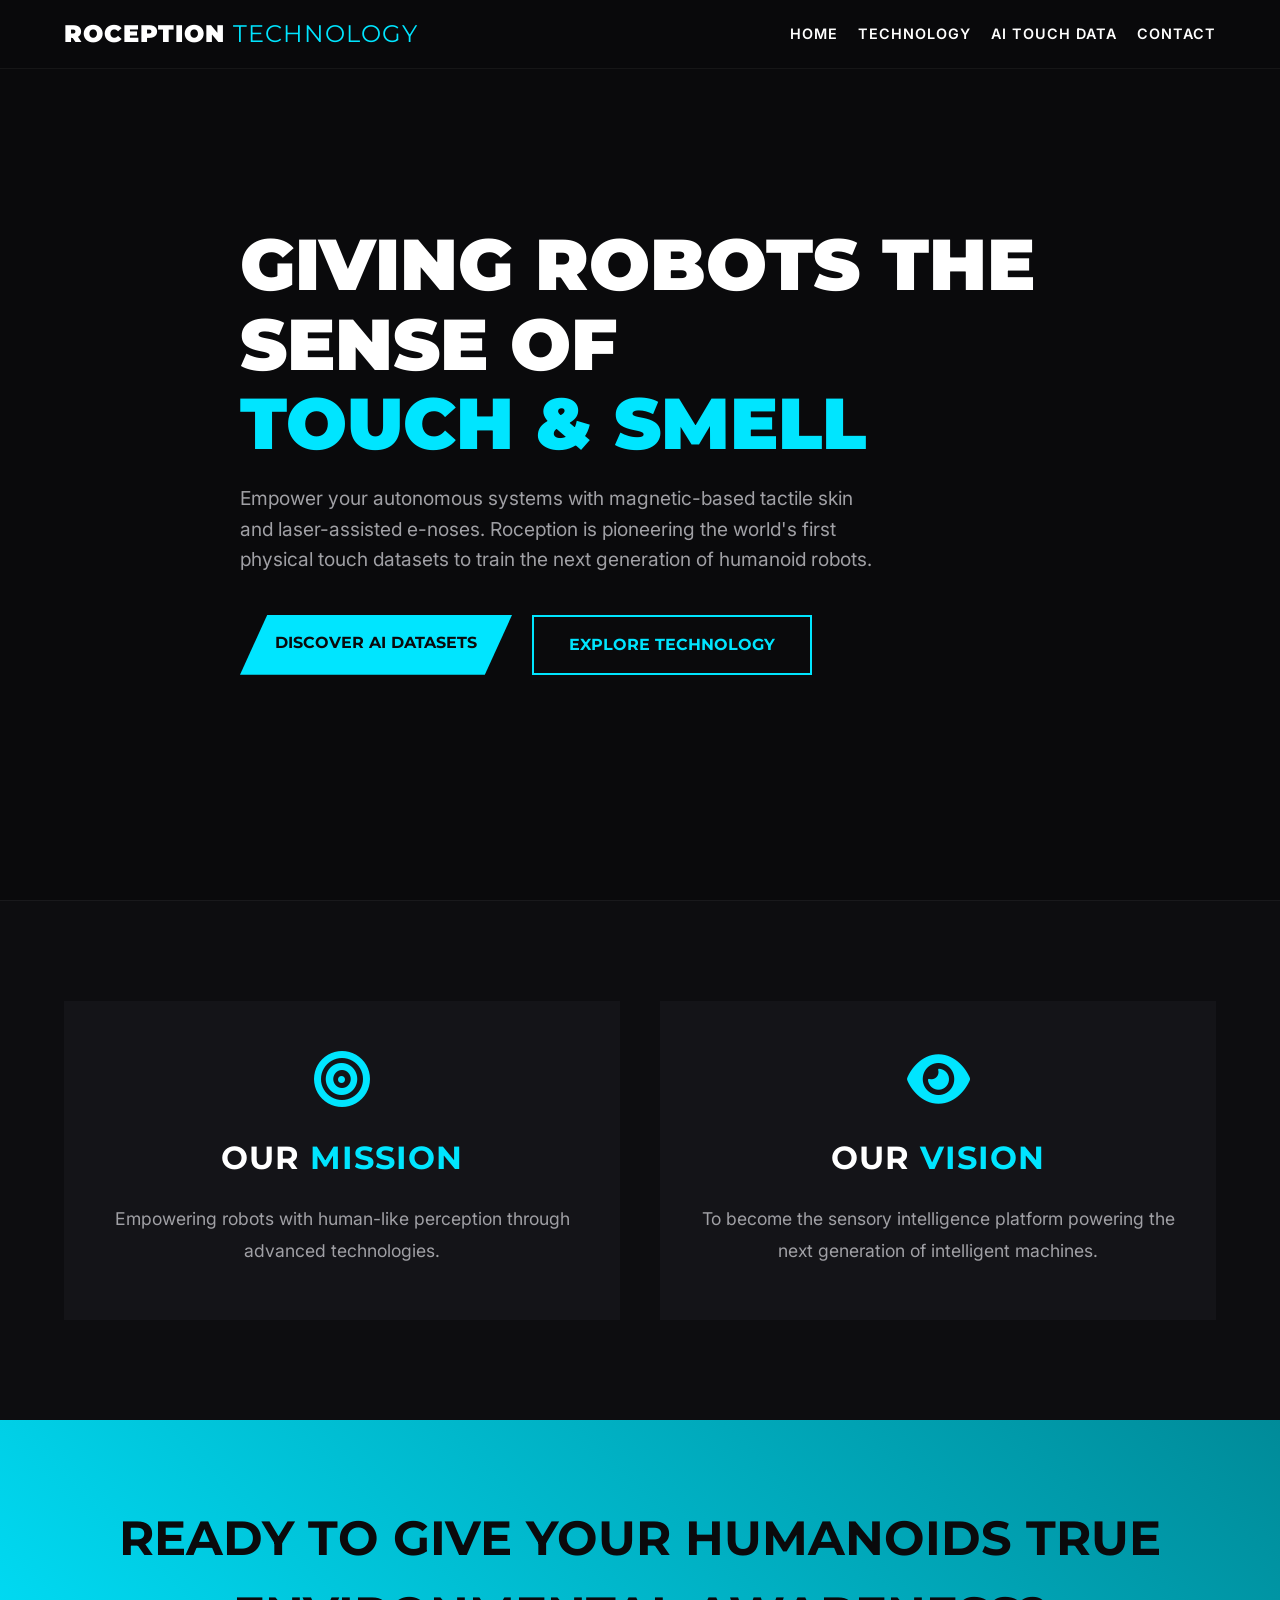
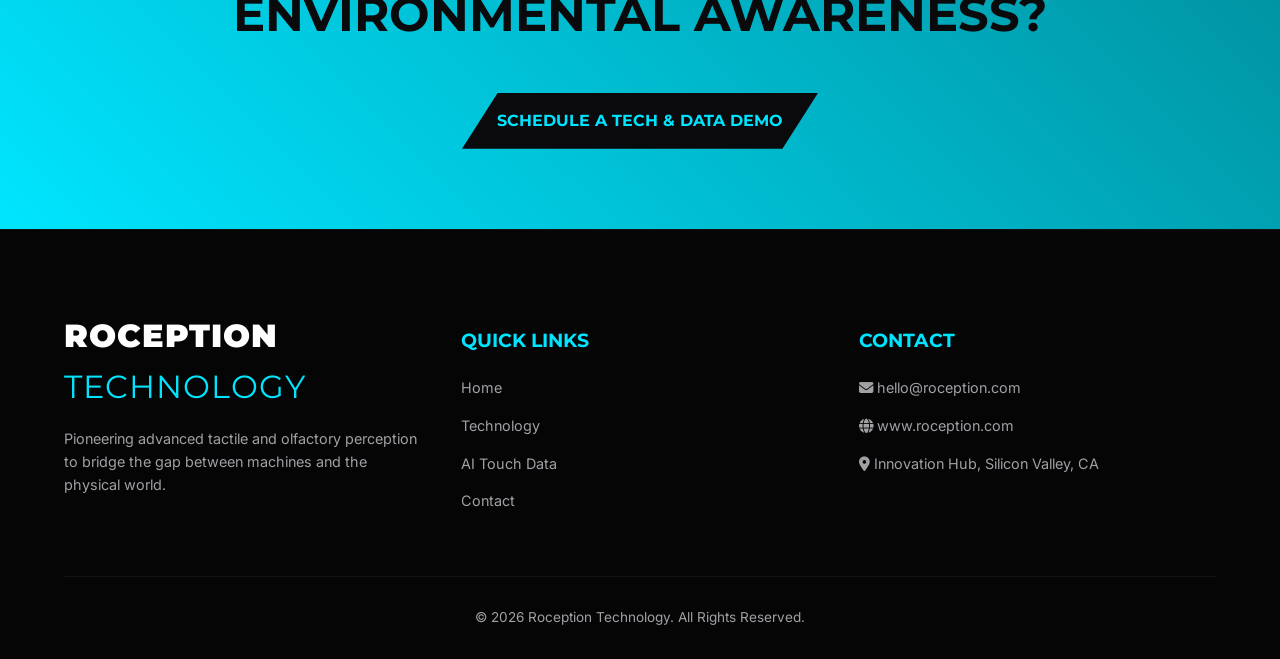
<file: index.html>
<!DOCTYPE html>
<html lang="en">
<head>
    <meta charset="UTF-8">
    <meta name="viewport" content="width=device-width, initial-scale=1.0">
    <title>Roception Technology | Home</title>
    <link href="https://fonts.googleapis.com/css2?family=Montserrat:wght@400;700;900&family=Inter:wght@300;400;600&display=swap" rel="stylesheet">
    <link rel="stylesheet" href="https://cdnjs.cloudflare.com/ajax/libs/font-awesome/6.4.0/css/all.min.css">
    <style>
        :root { --bg-dark: #0a0a0c; --bg-card: #141418; --accent: #00E5FF; --accent-hover: #00b8cc; --text-main: #ffffff; --text-muted: #a0a0a5; --font-heading: 'Montserrat', sans-serif; --font-body: 'Inter', sans-serif; }
        * { margin: 0; padding: 0; box-sizing: border-box; }
        body { font-family: var(--font-body); background-color: var(--bg-dark); color: var(--text-main); line-height: 1.6; overflow-x: hidden; }
        h1, h2, h3, h4 { font-family: var(--font-heading); text-transform: uppercase; }
        a { text-decoration: none; color: var(--text-main); transition: color 0.3s ease; }
        img { max-width: 100%; height: auto; display: block; }
        .container { width: 90%; max-width: 1200px; margin: 0 auto; }
        .section-padding { padding: 100px 0; }
        .page-spacer { padding-top: 150px; padding-bottom: 50px; } 
        .section-title { text-align: center; font-size: 2.5rem; font-weight: 900; margin-bottom: 10px; letter-spacing: 2px; }
        .section-title span { color: var(--accent); }
        .section-subtitle { text-align: center; color: var(--text-muted); margin-bottom: 60px; font-size: 1.1rem; }
        .btn { display: inline-block; padding: 15px 35px; font-family: var(--font-heading); font-weight: 700; text-transform: uppercase; border: none; cursor: pointer; transition: all 0.3s ease; clip-path: polygon(10% 0, 100% 0, 90% 100%, 0% 100%); }
        .btn-primary { background-color: var(--accent); color: var(--bg-dark); }
        .btn-primary:hover { background-color: var(--accent-hover); transform: scale(1.05); }
        .btn-outline { background-color: transparent; color: var(--accent); border: 2px solid var(--accent); clip-path: none; }
        .btn-outline:hover { background-color: var(--accent); color: var(--bg-dark); }
        
        header { position: fixed; width: 100%; top: 0; z-index: 1000; background: rgba(10, 10, 12, 0.95); backdrop-filter: blur(10px); padding: 15px 0; border-bottom: 1px solid rgba(255, 255, 255, 0.05); }
        .nav-container { display: flex; justify-content: space-between; align-items: center; }
        .logo { font-family: var(--font-heading); font-size: 1.5rem; font-weight: 900; letter-spacing: 1px; text-transform: uppercase; display: inline-block; }
        .logo span { color: var(--accent); font-weight: 400; }
        .nav-links { display: flex; list-style: none; gap: 20px; }
        .nav-links li a { font-weight: 600; font-size: 0.9rem; text-transform: uppercase; letter-spacing: 1px; }
        .nav-links li a:hover { color: var(--accent); }
        .mobile-menu-btn { display: none; font-size: 1.5rem; color: var(--text-main); cursor: pointer; }
        
        .hero { height: 100vh; display: flex; align-items: center; background: linear-gradient(rgba(10, 10, 12, 0.8), rgba(10, 10, 12, 0.9)), url('https://images.unsplash.com/photo-1531746790731-6c087fecd65a?ixlib=rb-4.0.3&auto=format&fit=crop&w=1920&q=80') center/cover no-repeat; position: relative; }
        .hero-content { max-width: 800px; }
        .hero h1 { font-size: 4.5rem; font-weight: 900; line-height: 1.1; margin-bottom: 20px; }
        .hero h1 span { color: var(--accent); display: block; }
        .hero p { font-size: 1.2rem; color: var(--text-muted); margin-bottom: 40px; max-width: 650px; }
        .hero-btns { display: flex; gap: 20px; }

        /* Mission & Vision Section */
        .mission-vision-section { background-color: #0d0d10; border-top: 1px solid rgba(255, 255, 255, 0.05); }
        .mv-grid { display: grid; grid-template-columns: repeat(auto-fit, minmax(300px, 1fr)); gap: 40px; }
        .mv-card { background-color: var(--bg-card); padding: 50px 40px; text-align: center; border-bottom: 3px solid transparent; transition: all 0.3s ease; position: relative; overflow: hidden; }
        .mv-card::before { content: ''; position: absolute; top: 0; left: 0; width: 100%; height: 4px; background-color: var(--accent); transform: scaleX(0); transition: transform 0.3s ease; transform-origin: left; }
        .mv-card:hover { transform: translateY(-10px); border-bottom: 3px solid var(--accent); background-color: #1a1a20; }
        .mv-card:hover::before { transform: scaleX(1); }
        .mv-icon { font-size: 3.5rem; color: var(--accent); margin-bottom: 25px; }
        .mv-card h2 { font-size: 2rem; margin-bottom: 20px; letter-spacing: 1px; }
        .mv-card h2 span { color: var(--accent); }
        .mv-card p { font-size: 1.1rem; color: var(--text-muted); line-height: 1.8; }
        
        .cta-banner { background: linear-gradient(45deg, var(--accent), #008b99); padding: 80px 0; text-align: center; color: var(--bg-dark); }
        .cta-banner h2 { font-size: 3rem; margin-bottom: 20px; color: var(--bg-dark); }
        .cta-banner .btn { background-color: var(--bg-dark); color: var(--accent); margin-top: 20px; }
        .cta-banner .btn:hover { background-color: var(--text-main); }
        
        footer { background-color: #050506; padding: 80px 0 30px; border-top: 1px solid rgba(255, 255, 255, 0.05); }
        .footer-grid { display: grid; grid-template-columns: repeat(auto-fit, minmax(200px, 1fr)); gap: 40px; margin-bottom: 50px; }
        .footer-col .logo { font-size: 2rem; margin-bottom: 15px; display: block; }
        .footer-col h4 { font-size: 1.2rem; margin-bottom: 20px; color: var(--accent); margin-top: 15px; }
        .footer-col p { color: var(--text-muted); font-size: 0.9rem; margin-bottom: 20px; }
        .footer-links { list-style: none; }
        .footer-links li { margin-bottom: 12px; }
        .footer-links a { color: var(--text-muted); font-size: 0.9rem; }
        .footer-links a:hover { color: var(--accent); }
        .footer-bottom { text-align: center; padding-top: 30px; border-top: 1px solid rgba(255, 255, 255, 0.05); color: var(--text-muted); font-size: 0.85rem; }
        
        @media (max-width: 992px) { .hero h1 { font-size: 3.5rem; } }
        @media (max-width: 768px) {
            .nav-links { display: none; position: absolute; top: 70px; left: 0; width: 100%; background-color: var(--bg-dark); flex-direction: column; align-items: center; padding: 30px 0; gap: 20px; border-bottom: 1px solid rgba(255, 255, 255, 0.1); }
            .nav-links.active { display: flex; }
            .mobile-menu-btn { display: block; }
            .logo { font-size: 1.1rem; }
            .footer-col .logo { font-size: 1.5rem; }
            .hero h1 { font-size: 2.8rem; }
            .hero p { font-size: 1rem; }
            .hero-btns { flex-direction: column; gap: 15px; }
            .btn { width: 100%; text-align: center; }
            .mv-card { padding: 40px 20px; }
        }
    </style>
</head>
<body>
    <header>
        <div class="container nav-container">
            <a href="index.html" class="logo">ROCEPTION <span>TECHNOLOGY</span></a>
            <ul class="nav-links" id="navLinks">
                <li><a href="index.html">Home</a></li>
                <li><a href="technology.html">Technology</a></li>
                <li><a href="ai-data.html">AI Touch Data</a></li>
                <li><a href="contact.html">Contact</a></li>
            </ul>
            <div class="mobile-menu-btn" onclick="toggleMenu()">
                <i class="fas fa-bars"></i>
            </div>
        </div>
    </header>

    <section class="hero">
        <div class="container hero-content">
            <h1>Giving Robots the Sense of <span>Touch & Smell</span></h1>
            <p>Empower your autonomous systems with magnetic-based tactile skin and laser-assisted e-noses. Roception is pioneering the world's first physical touch datasets to train the next generation of humanoid robots.</p>
            <div class="hero-btns">
                <a href="ai-data.html" class="btn btn-primary">Discover AI Datasets</a>
                <a href="technology.html" class="btn btn-outline">Explore Technology</a>
            </div>
        </div>
    </section>

    <!-- NEW MISSION & VISION SECTION -->
    <section class="mission-vision-section section-padding">
        <div class="container">
            <div class="mv-grid">
                <div class="mv-card">
                    <i class="fas fa-bullseye mv-icon"></i>
                    <h2>Our <span>Mission</span></h2>
                    <p>Empowering robots with human-like perception through advanced technologies.</p>
                </div>
                <div class="mv-card">
                    <i class="fas fa-eye mv-icon"></i>
                    <h2>Our <span>Vision</span></h2>
                    <p>To become the sensory intelligence platform powering the next generation of intelligent machines.</p>
                </div>
            </div>
        </div>
    </section>

    <section class="cta-banner">
        <div class="container">
            <h2>Ready to give your humanoids true environmental awareness?</h2>
            <a href="contact.html" class="btn btn-primary">Schedule a Tech & Data Demo</a>
        </div>
    </section>

    <footer>
        <div class="container">
            <div class="footer-grid">
                <div class="footer-col">
                    <a href="index.html" class="logo">ROCEPTION <span>TECHNOLOGY</span></a>
                    <p>Pioneering advanced tactile and olfactory perception to bridge the gap between machines and the physical world.</p>
                </div>
                <div class="footer-col">
                    <h4>Quick Links</h4>
                    <ul class="footer-links">
                        <li><a href="index.html">Home</a></li>
                        <li><a href="technology.html">Technology</a></li>
                        <li><a href="ai-data.html">AI Touch Data</a></li>
                        <li><a href="contact.html">Contact</a></li>
                    </ul>
                </div>
                <div class="footer-col">
                    <h4>Contact</h4>
                    <ul class="footer-links">
                        <li><a href="mailto:hello@roception.com"><i class="fas fa-envelope"></i> hello@roception.com</a></li>
                        <li><a href="https://www.roception.com"><i class="fas fa-globe"></i> www.roception.com</a></li>
                        <li><a href="#"><i class="fas fa-map-marker-alt"></i> Innovation Hub, Silicon Valley, CA</a></li>
                    </ul>
                </div>
            </div>
            <div class="footer-bottom">
                <p>&copy; 2026 Roception Technology. All Rights Reserved.</p>
            </div>
        </div>
    </footer>

    <script>
        function toggleMenu() { document.getElementById('navLinks').classList.toggle('active'); }
    </script>
</body>
</html>
</file>
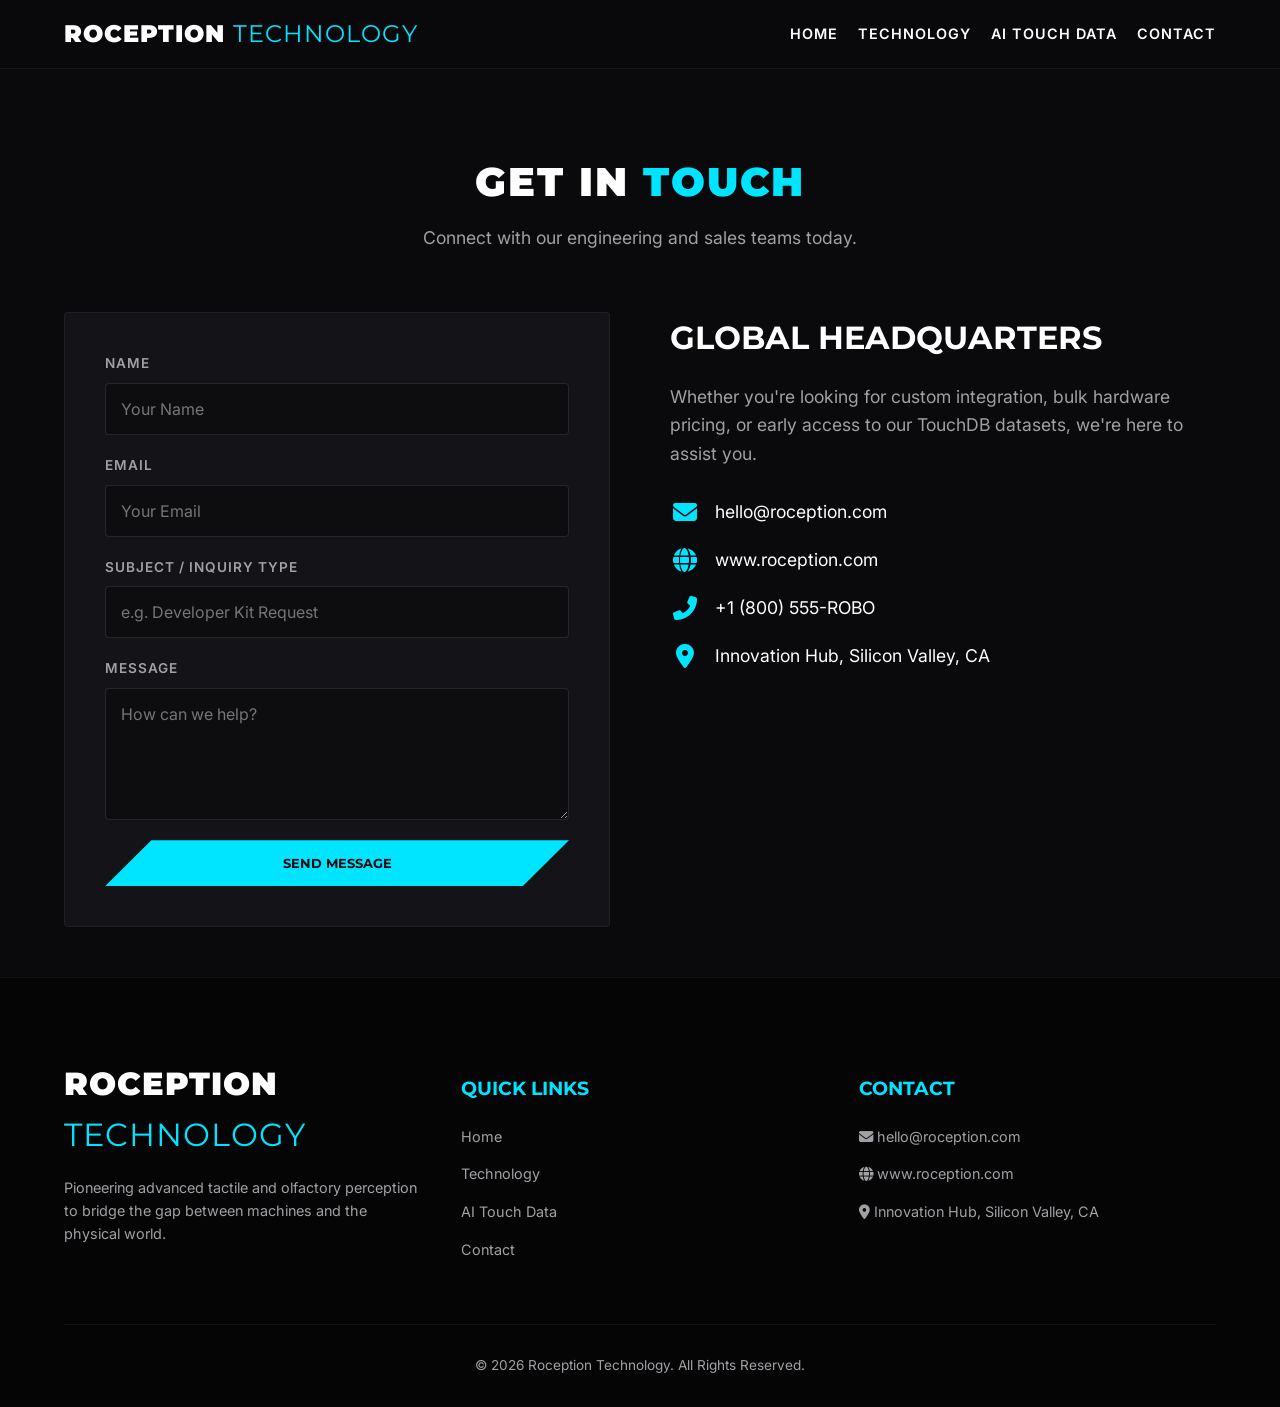
<file: contact.html>
<!DOCTYPE html>
<html lang="en">
<head>
    <meta charset="UTF-8">
    <meta name="viewport" content="width=device-width, initial-scale=1.0">
    <title>Roception Technology | Contact Us</title>
    <link href="https://fonts.googleapis.com/css2?family=Montserrat:wght@400;700;900&family=Inter:wght@300;400;600&display=swap" rel="stylesheet">
    <link rel="stylesheet" href="https://cdnjs.cloudflare.com/ajax/libs/font-awesome/6.4.0/css/all.min.css">
    <style>
        :root { --bg-dark: #0a0a0c; --bg-card: #141418; --accent: #00E5FF; --accent-hover: #00b8cc; --text-main: #ffffff; --text-muted: #a0a0a5; --font-heading: 'Montserrat', sans-serif; --font-body: 'Inter', sans-serif; }
        * { margin: 0; padding: 0; box-sizing: border-box; }
        body { font-family: var(--font-body); background-color: var(--bg-dark); color: var(--text-main); line-height: 1.6; overflow-x: hidden; }
        h1, h2, h3, h4 { font-family: var(--font-heading); text-transform: uppercase; }
        a { text-decoration: none; color: var(--text-main); transition: color 0.3s ease; }
        .container { width: 90%; max-width: 1200px; margin: 0 auto; }
        .section-padding { padding: 100px 0; }
        .page-spacer { padding-top: 150px; padding-bottom: 50px; } 
        .section-title { text-align: center; font-size: 2.5rem; font-weight: 900; margin-bottom: 10px; letter-spacing: 2px; }
        .section-title span { color: var(--accent); }
        .section-subtitle { text-align: center; color: var(--text-muted); margin-bottom: 60px; font-size: 1.1rem; }
        
        .btn { display: inline-block; padding: 15px 35px; font-family: var(--font-heading); font-weight: 700; text-transform: uppercase; border: none; cursor: pointer; transition: all 0.3s ease; clip-path: polygon(10% 0, 100% 0, 90% 100%, 0% 100%); }
        .btn-primary { background-color: var(--accent); color: var(--bg-dark); }
        .btn-primary:hover { background-color: var(--accent-hover); transform: scale(1.05); }
        
        header { position: fixed; width: 100%; top: 0; z-index: 1000; background: rgba(10, 10, 12, 0.95); backdrop-filter: blur(10px); padding: 15px 0; border-bottom: 1px solid rgba(255, 255, 255, 0.05); }
        .nav-container { display: flex; justify-content: space-between; align-items: center; }
        .logo { font-family: var(--font-heading); font-size: 1.5rem; font-weight: 900; letter-spacing: 1px; text-transform: uppercase; display: inline-block; }
        .logo span { color: var(--accent); font-weight: 400; }
        .nav-links { display: flex; list-style: none; gap: 20px; }
        .nav-links li a { font-weight: 600; font-size: 0.9rem; text-transform: uppercase; letter-spacing: 1px; }
        .nav-links li a:hover { color: var(--accent); }
        .mobile-menu-btn { display: none; font-size: 1.5rem; color: var(--text-main); cursor: pointer; }

        /* Contact Page Specific Styles */
        .contact-grid { display: grid; grid-template-columns: 1fr 1fr; gap: 60px; align-items: start; }
        .contact-form { display: flex; flex-direction: column; gap: 20px; background-color: var(--bg-card); padding: 40px; border: 1px solid rgba(255, 255, 255, 0.05); border-radius: 4px; position: relative; }
        .form-group { display: flex; flex-direction: column; gap: 8px; }
        .form-group label { font-weight: 600; font-size: 0.85rem; color: var(--text-muted); text-transform: uppercase; letter-spacing: 1px; }
        .form-group input, .form-group textarea { background-color: #0d0d10; border: 1px solid rgba(255, 255, 255, 0.1); padding: 15px; color: var(--text-main); font-family: var(--font-body); font-size: 1rem; transition: border-color 0.3s ease; border-radius: 4px; width: 100%; }
        .form-group input:focus, .form-group textarea:focus { outline: none; border-color: var(--accent); }
        .contact-info { display: flex; flex-direction: column; }
        .contact-info h3 { font-size: 2rem; margin-bottom: 20px; }
        .contact-info p { color: var(--text-muted); margin-bottom: 30px; font-size: 1.1rem; }
        .contact-details { list-style: none; }
        .contact-details li { display: flex; align-items: center; gap: 15px; margin-bottom: 20px; font-size: 1.1rem; color: var(--text-main); }
        .contact-details li i { color: var(--accent); font-size: 1.5rem; width: 30px; text-align: center; }

        .success-message { display: none; color: var(--bg-dark); background-color: var(--accent); padding: 15px; text-align: center; border-radius: 4px; font-weight: 700; margin-top: 15px; }

        footer { background-color: #050506; padding: 80px 0 30px; border-top: 1px solid rgba(255, 255, 255, 0.05); }
        .footer-grid { display: grid; grid-template-columns: repeat(auto-fit, minmax(200px, 1fr)); gap: 40px; margin-bottom: 50px; }
        .footer-col .logo { font-size: 2rem; margin-bottom: 15px; display: block; }
        .footer-col h4 { font-size: 1.2rem; margin-bottom: 20px; color: var(--accent); margin-top: 15px; }
        .footer-col p { color: var(--text-muted); font-size: 0.9rem; margin-bottom: 20px; }
        .footer-links { list-style: none; }
        .footer-links li { margin-bottom: 12px; }
        .footer-links a { color: var(--text-muted); font-size: 0.9rem; }
        .footer-links a:hover { color: var(--accent); }
        .footer-bottom { text-align: center; padding-top: 30px; border-top: 1px solid rgba(255, 255, 255, 0.05); color: var(--text-muted); font-size: 0.85rem; }

        @media (max-width: 992px) { .contact-grid { grid-template-columns: 1fr; gap: 40px; } }
        @media (max-width: 768px) {
            .nav-links { display: none; position: absolute; top: 70px; left: 0; width: 100%; background-color: var(--bg-dark); flex-direction: column; align-items: center; padding: 30px 0; gap: 20px; border-bottom: 1px solid rgba(255, 255, 255, 0.1); }
            .nav-links.active { display: flex; }
            .mobile-menu-btn { display: block; }
            .logo { font-size: 1.1rem; }
            .footer-col .logo { font-size: 1.5rem; }
            .section-title { font-size: 2rem; }
            .btn { width: 100%; text-align: center; }
            .contact-form { padding: 20px; }
        }
    </style>
</head>
<body>
    <header>
        <div class="container nav-container">
            <a href="index.html" class="logo">ROCEPTION <span>TECHNOLOGY</span></a>
            <ul class="nav-links" id="navLinks">
                <li><a href="index.html">Home</a></li>
                <li><a href="technology.html">Technology</a></li>
                <li><a href="ai-data.html">AI Touch Data</a></li>
                <li><a href="contact.html">Contact</a></li>
            </ul>
            <div class="mobile-menu-btn" onclick="toggleMenu()">
                <i class="fas fa-bars"></i>
            </div>
        </div>
    </header>

    <section class="section-padding page-spacer">
        <div class="container">
            <h2 class="section-title">Get In <span>Touch</span></h2>
            <p class="section-subtitle">Connect with our engineering and sales teams today.</p>

            <div class="contact-grid">
                <div class="contact-form-container">
                    <!-- FormSubmit.co Integration -->
                    <form id="fs-frm" class="contact-form" action="https://formsubmit.co/70ed713d03b9b08c750d46e4605cd26e" method="POST">
                        
                        <!-- Honeypot Field -->
                        <input type="text" name="_honey" style="display:none">
                        
                        <!-- Disable reCAPTCHA -->
                        <input type="hidden" name="_captcha" value="false">
                        
                        <!-- Set reply-to to the submitter's email address -->
                        <input type="hidden" name="_replyto">

                        <div class="form-group">
                            <label>Name</label>
                            <input type="text" name="name" placeholder="Your Name" required>
                        </div>
                        <div class="form-group">
                            <label>Email</label>
                            <input type="email" name="email" placeholder="Your Email" required>
                        </div>
                        <div class="form-group">
                            <label>Subject / Inquiry Type</label>
                            <input type="text" name="_subject" placeholder="e.g. Developer Kit Request" required>
                        </div>
                        <div class="form-group">
                            <label>Message</label>
                            <textarea name="message" rows="5" placeholder="How can we help?" required></textarea>
                        </div>
                        
                        <button type="submit" id="fs-submit-btn" class="btn btn-primary">Send Message</button>
                        
                        <!-- Success Message -->
                        <div id="fs-success-msg" class="success-message">
                            Message sent successfully! We will be in touch shortly.
                        </div>
                    </form>
                </div>

                <div class="contact-info">
                    <h3>Global Headquarters</h3>
                    <p>Whether you're looking for custom integration, bulk hardware pricing, or early access to our TouchDB datasets, we're here to assist you.</p>
                    <ul class="contact-details">
                        <li><i class="fas fa-envelope"></i> hello@roception.com</li>
                        <li><i class="fas fa-globe"></i> www.roception.com</li>
                        <li><i class="fas fa-phone-alt"></i> +1 (800) 555-ROBO</li>
                        <li><i class="fas fa-map-marker-alt"></i> Innovation Hub, Silicon Valley, CA</li>
                    </ul>
                </div>
            </div>
        </div>
    </section>

    <footer>
        <div class="container">
            <div class="footer-grid">
                <div class="footer-col">
                    <a href="index.html" class="logo">ROCEPTION <span>TECHNOLOGY</span></a>
                    <p>Pioneering advanced tactile and olfactory perception to bridge the gap between machines and the physical world.</p>
                </div>
                <div class="footer-col">
                    <h4>Quick Links</h4>
                    <ul class="footer-links">
                        <li><a href="index.html">Home</a></li>
                        <li><a href="technology.html">Technology</a></li>
                        <li><a href="ai-data.html">AI Touch Data</a></li>
                        <li><a href="contact.html">Contact</a></li>
                    </ul>
                </div>
                <div class="footer-col">
                    <h4>Contact</h4>
                    <ul class="footer-links">
                        <li><a href="mailto:hello@roception.com"><i class="fas fa-envelope"></i> hello@roception.com</a></li>
                        <li><a href="https://www.roception.com"><i class="fas fa-globe"></i> www.roception.com</a></li>
                        <li><a href="#"><i class="fas fa-map-marker-alt"></i> Innovation Hub, Silicon Valley, CA</a></li>
                    </ul>
                </div>
            </div>
            <div class="footer-bottom">
                <p>&copy; 2026 Roception Technology. All Rights Reserved.</p>
            </div>
        </div>
    </footer>

    <script>
        function toggleMenu() { document.getElementById('navLinks').classList.toggle('active'); }

        // AJAX FormSubmit.co Integration
        const form = document.getElementById('fs-frm');
        const submitBtn = document.getElementById('fs-submit-btn');
        const successMsg = document.getElementById('fs-success-msg');

        form.addEventListener('submit', function(e) {
            e.preventDefault(); 
            
            // Set the hidden reply-to field to match the entered email so you can reply directly to the user
            const emailInput = form.querySelector('input[name="email"]').value;
            form.querySelector('input[name="_replyto"]').value = emailInput;

            const formData = new FormData(form);
            
            submitBtn.innerText = 'Sending...';
            submitBtn.disabled = true;

            fetch(form.action, {
                method: 'POST',
                body: formData,
                headers: {
                    'Accept': 'application/json'
                }
            })
            .then(response => {
                if (response.ok) {
                    successMsg.style.display = 'block';
                    form.reset();
                    submitBtn.innerText = 'Send Message';
                    submitBtn.disabled = false;
                    
                    setTimeout(() => {
                        successMsg.style.display = 'none';
                    }, 5000);
                } else {
                    throw new Error('Network response was not ok.');
                }
            })
            .catch(error => {
                console.error('Error submitting form:', error);
                submitBtn.innerText = 'Send Message';
                submitBtn.disabled = false;
                alert('Oops! There was a problem submitting your form. Please check your connection and try again.');
            });
        });
    </script>
</body>
</html>
</file>
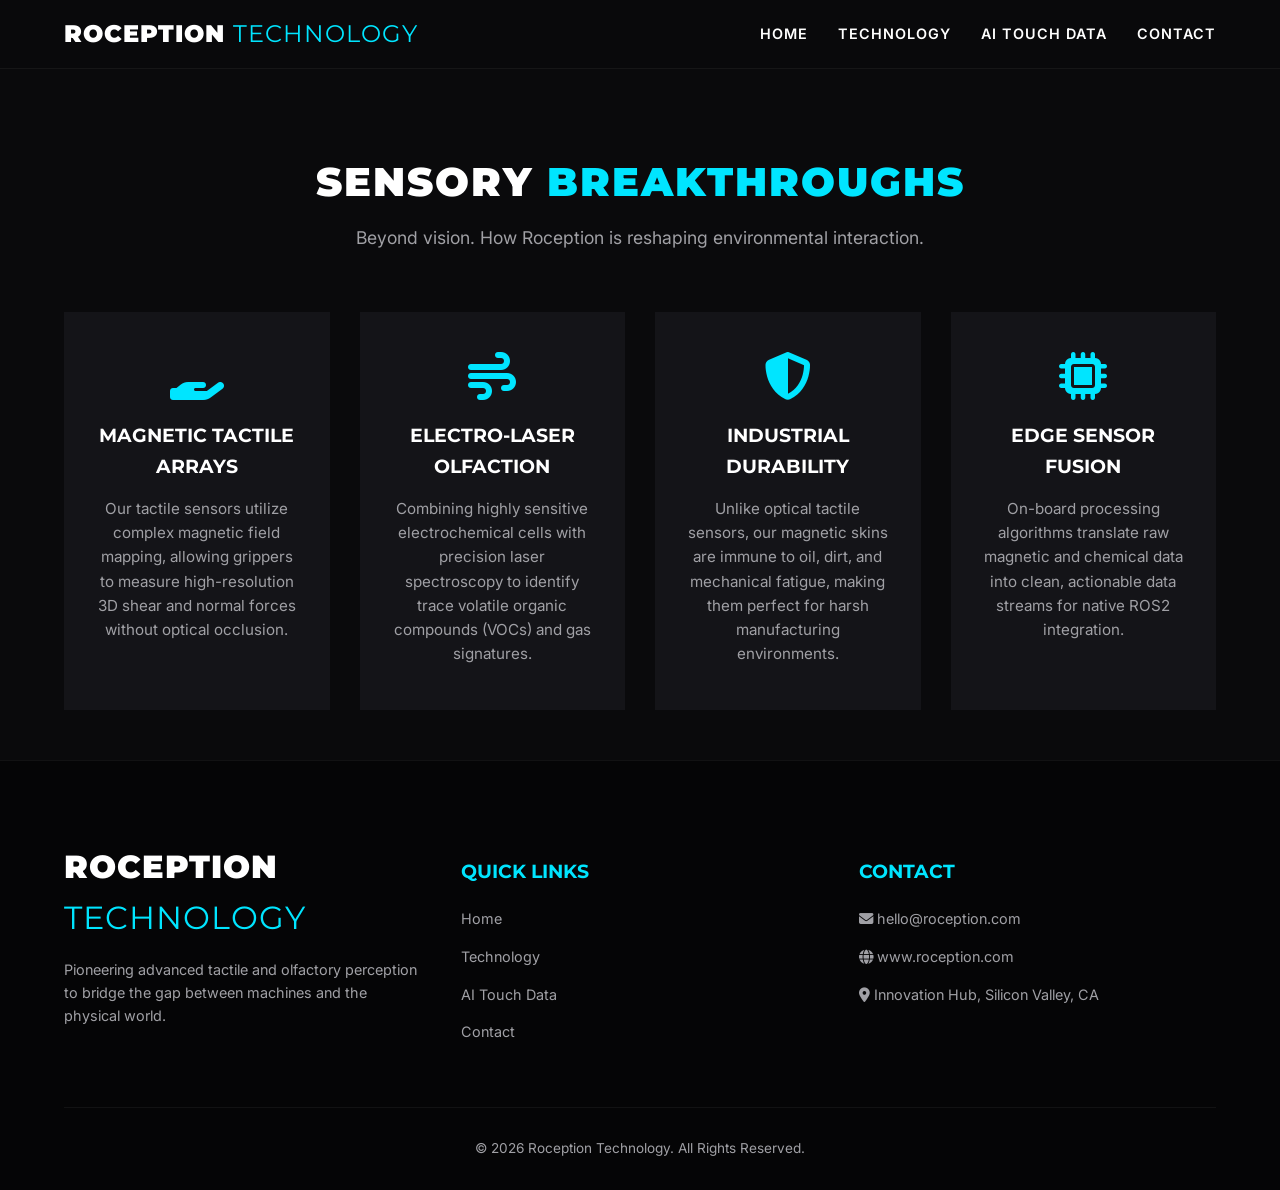
<file: technology.html>
<!DOCTYPE html>
<html lang="en">
<head>
    <meta charset="UTF-8">
    <meta name="viewport" content="width=device-width, initial-scale=1.0">
    <title>Roception Technology | Technology</title>
    <link href="https://fonts.googleapis.com/css2?family=Montserrat:wght@400;700;900&family=Inter:wght@300;400;600&display=swap" rel="stylesheet">
    <link rel="stylesheet" href="https://cdnjs.cloudflare.com/ajax/libs/font-awesome/6.4.0/css/all.min.css">
    <style>
        :root { --bg-dark: #0a0a0c; --bg-card: #141418; --accent: #00E5FF; --accent-hover: #00b8cc; --text-main: #ffffff; --text-muted: #a0a0a5; --font-heading: 'Montserrat', sans-serif; --font-body: 'Inter', sans-serif; }
        * { margin: 0; padding: 0; box-sizing: border-box; }
        body { font-family: var(--font-body); background-color: var(--bg-dark); color: var(--text-main); line-height: 1.6; overflow-x: hidden; }
        h1, h2, h3, h4 { font-family: var(--font-heading); text-transform: uppercase; }
        a { text-decoration: none; color: var(--text-main); transition: color 0.3s ease; }
        .container { width: 90%; max-width: 1200px; margin: 0 auto; }
        .section-padding { padding: 100px 0; }
        .page-spacer { padding-top: 150px; padding-bottom: 50px; } 
        .section-title { text-align: center; font-size: 2.5rem; font-weight: 900; margin-bottom: 10px; letter-spacing: 2px; }
        .section-title span { color: var(--accent); }
        .section-subtitle { text-align: center; color: var(--text-muted); margin-bottom: 60px; font-size: 1.1rem; }
        header { position: fixed; width: 100%; top: 0; z-index: 1000; background: rgba(10, 10, 12, 0.95); backdrop-filter: blur(10px); padding: 15px 0; border-bottom: 1px solid rgba(255, 255, 255, 0.05); }
        .nav-container { display: flex; justify-content: space-between; align-items: center; }
        .logo { font-family: var(--font-heading); font-size: 1.5rem; font-weight: 900; letter-spacing: 1px; text-transform: uppercase; display: inline-block; }
        .logo span { color: var(--accent); font-weight: 400; }
        .nav-links { display: flex; list-style: none; gap: 30px; }
        .nav-links li a { font-weight: 600; font-size: 0.9rem; text-transform: uppercase; letter-spacing: 1px; }
        .nav-links li a:hover { color: var(--accent); }
        .mobile-menu-btn { display: none; font-size: 1.5rem; color: var(--text-main); cursor: pointer; }
        
        .features-grid { display: grid; grid-template-columns: repeat(auto-fit, minmax(250px, 1fr)); gap: 30px; margin-top: 50px; }
        .feature-card { background-color: var(--bg-card); padding: 40px 30px; text-align: center; border-bottom: 3px solid transparent; transition: all 0.3s ease; }
        .feature-card:hover { transform: translateY(-10px); border-bottom: 3px solid var(--accent); background-color: #1a1a20; }
        .feature-icon { font-size: 3rem; color: var(--accent); margin-bottom: 20px; }
        .feature-card h3 { margin-bottom: 15px; font-size: 1.2rem; }
        .feature-card p { color: var(--text-muted); font-size: 0.95rem; }

        footer { background-color: #050506; padding: 80px 0 30px; border-top: 1px solid rgba(255, 255, 255, 0.05); }
        .footer-grid { display: grid; grid-template-columns: repeat(auto-fit, minmax(200px, 1fr)); gap: 40px; margin-bottom: 50px; }
        .footer-col .logo { font-size: 2rem; margin-bottom: 15px; display: block; }
        .footer-col h4 { font-size: 1.2rem; margin-bottom: 20px; color: var(--accent); margin-top: 15px; }
        .footer-col p { color: var(--text-muted); font-size: 0.9rem; margin-bottom: 20px; }
        .footer-links { list-style: none; }
        .footer-links li { margin-bottom: 12px; }
        .footer-links a { color: var(--text-muted); font-size: 0.9rem; }
        .footer-links a:hover { color: var(--accent); }
        .footer-bottom { text-align: center; padding-top: 30px; border-top: 1px solid rgba(255, 255, 255, 0.05); color: var(--text-muted); font-size: 0.85rem; }

        @media (max-width: 768px) {
            .nav-links { display: none; position: absolute; top: 70px; left: 0; width: 100%; background-color: var(--bg-dark); flex-direction: column; align-items: center; padding: 30px 0; gap: 20px; border-bottom: 1px solid rgba(255, 255, 255, 0.1); }
            .nav-links.active { display: flex; }
            .mobile-menu-btn { display: block; }
            .logo { font-size: 1.1rem; }
            .footer-col .logo { font-size: 1.5rem; }
            .section-title { font-size: 2rem; }
        }
    </style>
</head>
<body>
    <header>
        <div class="container nav-container">
            <a href="index.html" class="logo">ROCEPTION <span>TECHNOLOGY</span></a>
            <ul class="nav-links" id="navLinks">
                <li><a href="index.html">Home</a></li>
                <li><a href="technology.html">Technology</a></li>
                <li><a href="ai-data.html">AI Touch Data</a></li>
                <li><a href="contact.html">Contact</a></li>
            </ul>
            <div class="mobile-menu-btn" onclick="toggleMenu()">
                <i class="fas fa-bars"></i>
            </div>
        </div>
    </header>

    <section class="section-padding page-spacer">
        <div class="container">
            <h2 class="section-title">Sensory <span>Breakthroughs</span></h2>
            <p class="section-subtitle">Beyond vision. How Roception is reshaping environmental interaction.</p>

            <div class="features-grid">
                <div class="feature-card">
                    <i class="fas fa-hand-holding feature-icon"></i>
                    <h3>Magnetic Tactile Arrays</h3>
                    <p>Our tactile sensors utilize complex magnetic field mapping, allowing grippers to measure high-resolution 3D shear and normal forces without optical occlusion.</p>
                </div>
                <div class="feature-card">
                    <i class="fas fa-wind feature-icon"></i>
                    <h3>Electro-Laser Olfaction</h3>
                    <p>Combining highly sensitive electrochemical cells with precision laser spectroscopy to identify trace volatile organic compounds (VOCs) and gas signatures.</p>
                </div>
                <div class="feature-card">
                    <i class="fas fa-shield-alt feature-icon"></i>
                    <h3>Industrial Durability</h3>
                    <p>Unlike optical tactile sensors, our magnetic skins are immune to oil, dirt, and mechanical fatigue, making them perfect for harsh manufacturing environments.</p>
                </div>
                <div class="feature-card">
                    <i class="fas fa-microchip feature-icon"></i>
                    <h3>Edge Sensor Fusion</h3>
                    <p>On-board processing algorithms translate raw magnetic and chemical data into clean, actionable data streams for native ROS2 integration.</p>
                </div>
            </div>
        </div>
    </section>

    <footer>
        <div class="container">
            <div class="footer-grid">
                <div class="footer-col">
                    <a href="index.html" class="logo">ROCEPTION <span>TECHNOLOGY</span></a>
                    <p>Pioneering advanced tactile and olfactory perception to bridge the gap between machines and the physical world.</p>
                </div>
                <div class="footer-col">
                    <h4>Quick Links</h4>
                    <ul class="footer-links">
                        <li><a href="index.html">Home</a></li>
                        <li><a href="technology.html">Technology</a></li>
                        <li><a href="ai-data.html">AI Touch Data</a></li>
                        <li><a href="contact.html">Contact</a></li>
                    </ul>
                </div>
                <div class="footer-col">
                    <h4>Contact</h4>
                    <ul class="footer-links">
                        <li><a href="mailto:hello@roception.com"><i class="fas fa-envelope"></i> hello@roception.com</a></li>
                        <li><a href="https://www.roception.com"><i class="fas fa-globe"></i> www.roception.com</a></li>
                        <li><a href="#"><i class="fas fa-map-marker-alt"></i> Innovation Hub, Silicon Valley, CA</a></li>
                    </ul>
                </div>
            </div>
            <div class="footer-bottom">
                <p>&copy; 2026 Roception Technology. All Rights Reserved.</p>
            </div>
        </div>
    </footer>

    <script>function toggleMenu() { document.getElementById('navLinks').classList.toggle('active'); }</script>
</body>
</html>
</file>
